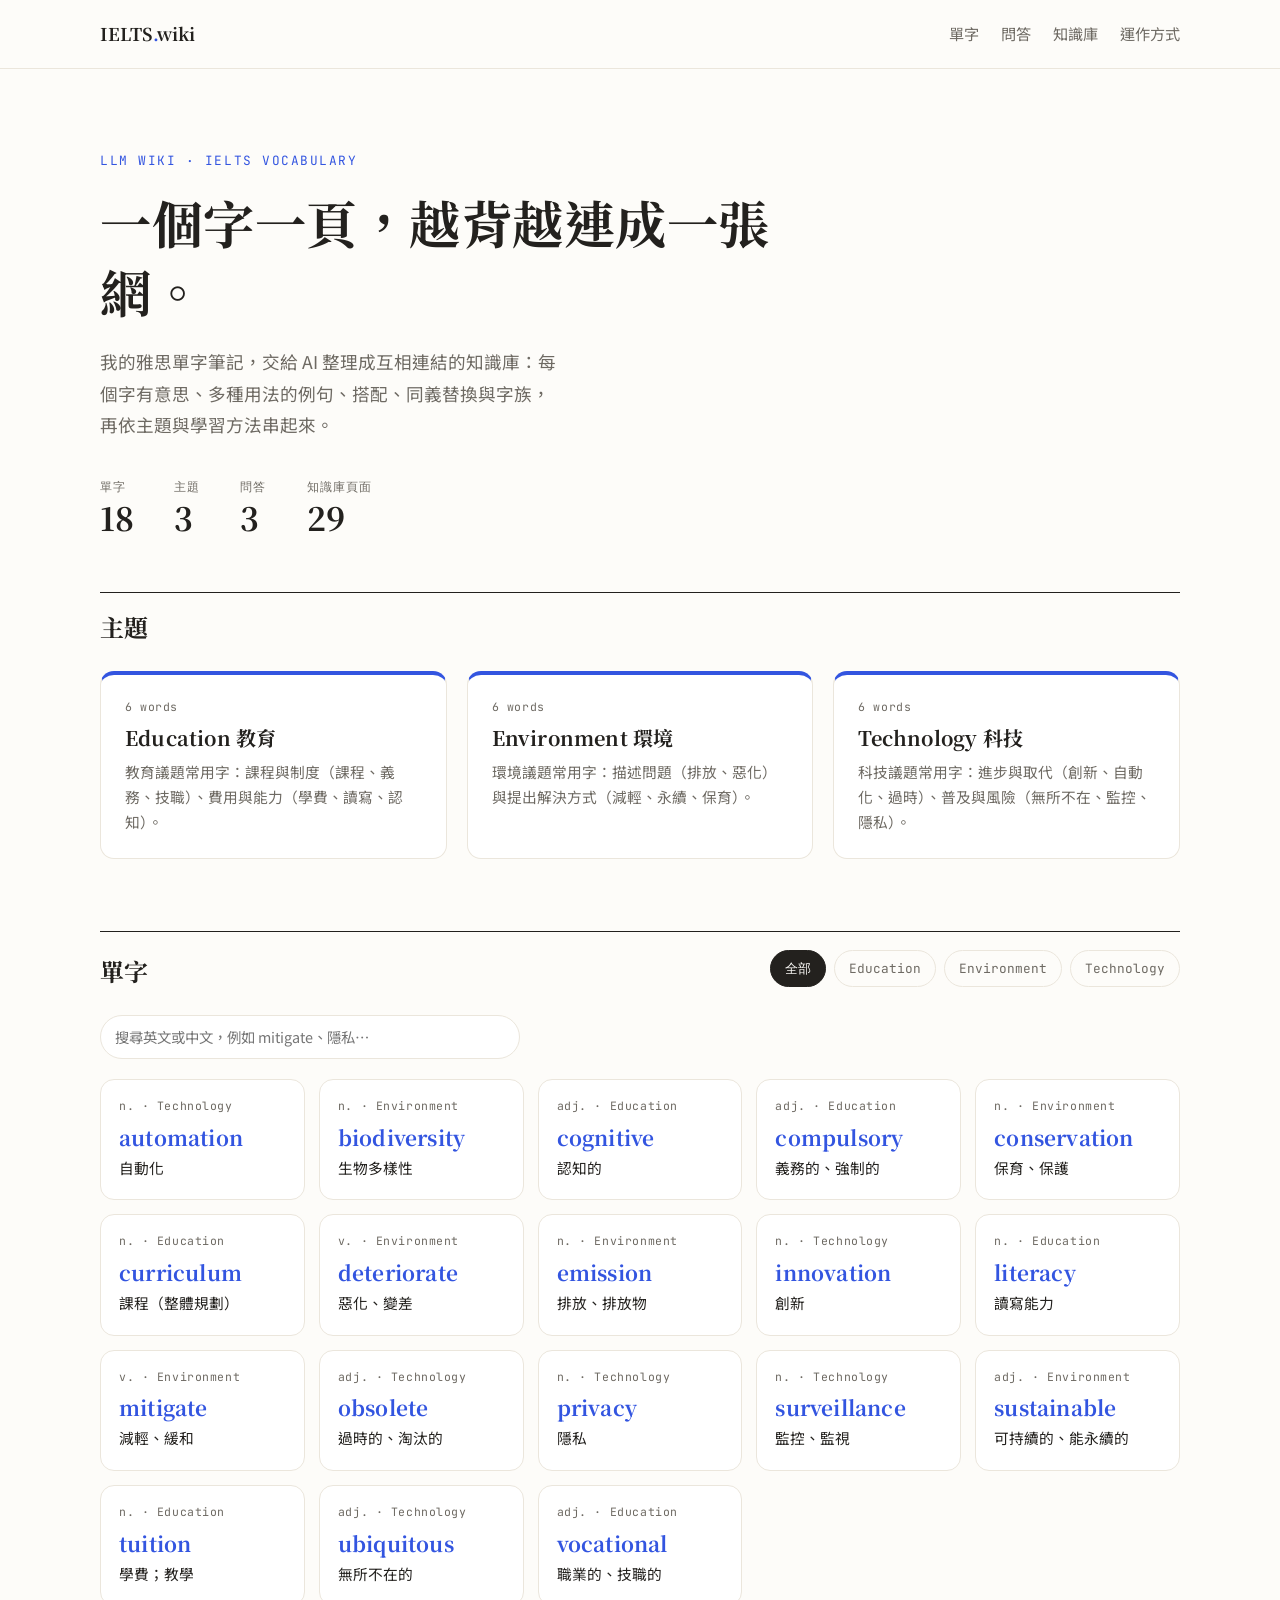
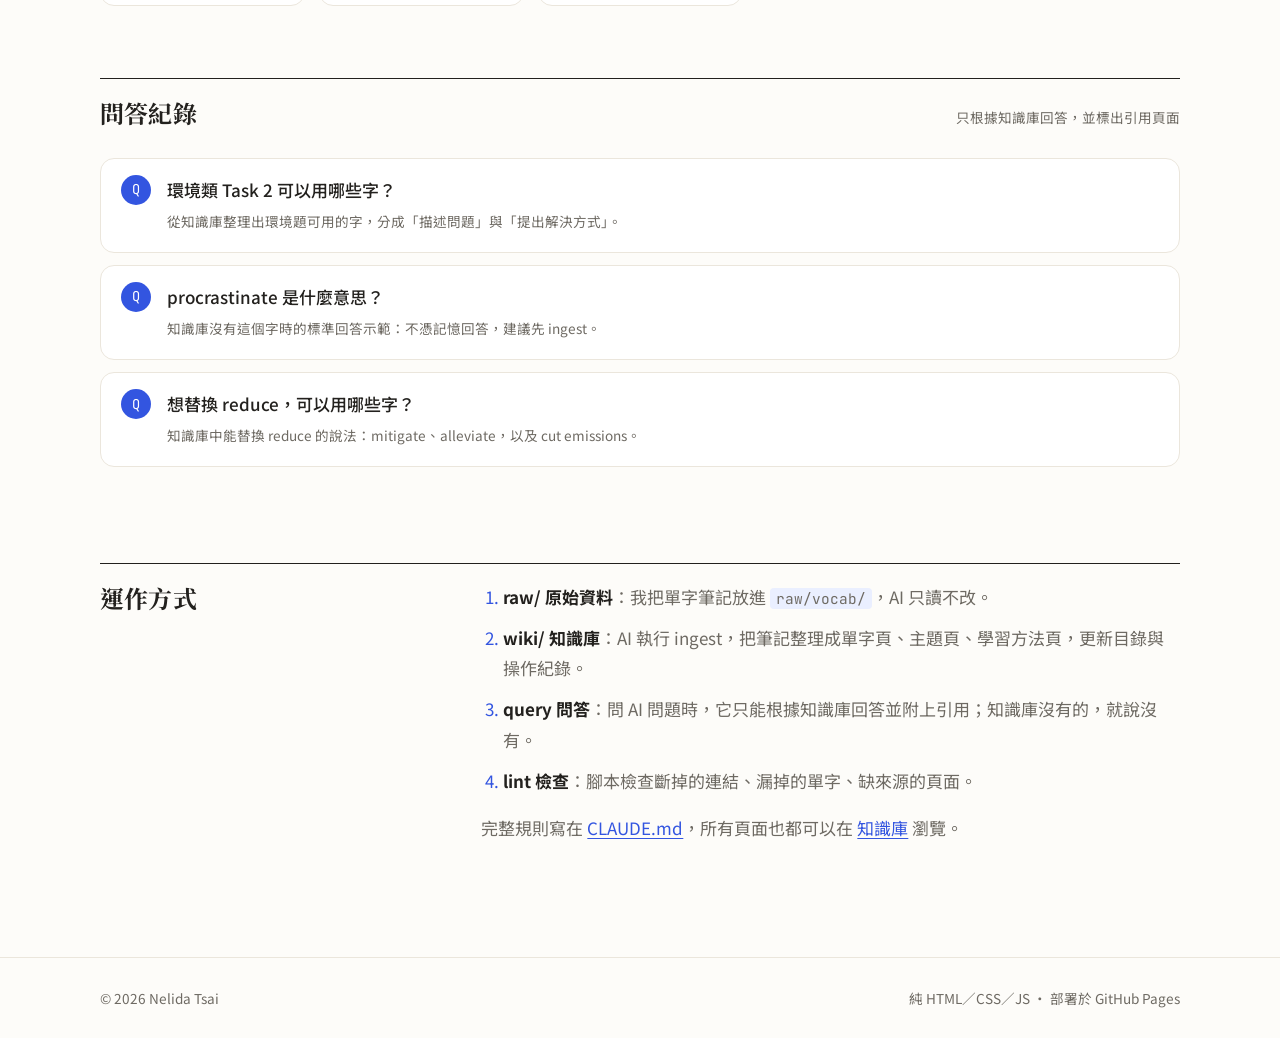
<file: index.html>
<!DOCTYPE html>
<html lang="zh-Hant-TW">
<head>
  <meta charset="UTF-8">
  <meta name="viewport" content="width=device-width, initial-scale=1">
  <title>IELTS 單字知識庫｜Nelida</title>
  <meta name="description" content="依 Karpathy LLM Wiki 模式整理的 IELTS 單字知識庫：單字、主題、學習方法與只根據知識庫回答的問答紀錄。">
  <link rel="preconnect" href="https://fonts.googleapis.com">
  <link rel="preconnect" href="https://fonts.gstatic.com" crossorigin>
  <link rel="stylesheet" href="https://fonts.googleapis.com/css2?family=JetBrains+Mono:wght@400;500&family=Noto+Sans+TC:wght@400;500;700&family=Noto+Serif+TC:wght@600;700&display=swap">
  <link rel="stylesheet" href="assets/css/style.css">
</head>
<body data-page="home">

  <header class="site-header">
    <div class="container">
      <a class="brand" href="index.html">IELTS<span>.</span>wiki</a>
      <nav class="site-nav" aria-label="主選單">
        <a href="#words">單字</a>
        <a href="#queries">問答</a>
        <a href="wiki.html">知識庫</a>
        <a href="#how">運作方式</a>
      </nav>
    </div>
  </header>

  <main class="container">
    <section class="hero">
      <p class="eyebrow">LLM Wiki · IELTS Vocabulary</p>
      <h1>一個字一頁，越背越連成一張網。</h1>
      <p class="lead">我的雅思單字筆記，交給 AI 整理成互相連結的知識庫：每個字有意思、多種用法的例句、搭配、同義替換與字族，再依主題與學習方法串起來。</p>
      <dl class="stats" data-stats></dl>
    </section>

    <section id="topics" aria-labelledby="topics-title">
      <div class="section-head"><h2 id="topics-title">主題</h2></div>
      <div class="topic-grid" data-topics></div>
    </section>

    <section id="words" class="block" aria-labelledby="words-title">
      <div class="section-head">
        <h2 id="words-title">單字</h2>
        <div class="filters" data-filters role="group" aria-label="依主題篩選"></div>
      </div>
      <label class="visually-hidden" for="word-search">搜尋單字</label>
      <input class="wiki-search word-search" id="word-search" type="search" placeholder="搜尋英文或中文，例如 mitigate、隱私…" data-word-search>
      <div class="word-grid" data-words></div>
      <noscript><p class="todo">單字列表需要啟用 JavaScript 才能顯示。</p></noscript>
    </section>

    <section id="queries" class="block" aria-labelledby="queries-title">
      <div class="section-head"><h2 id="queries-title">問答紀錄</h2><p class="section-note">只根據知識庫回答，並標出引用頁面</p></div>
      <ul class="query-list" data-queries></ul>
    </section>

    <section id="how" class="about" aria-labelledby="how-title">
      <h2 id="how-title">運作方式</h2>
      <div>
        <ol class="flow">
          <li><strong>raw/ 原始資料</strong>：我把單字筆記放進 <code>raw/vocab/</code>，AI 只讀不改。</li>
          <li><strong>wiki/ 知識庫</strong>：AI 執行 ingest，把筆記整理成單字頁、主題頁、學習方法頁，更新目錄與操作紀錄。</li>
          <li><strong>query 問答</strong>：問 AI 問題時，它只能根據知識庫回答並附上引用；知識庫沒有的，就說沒有。</li>
          <li><strong>lint 檢查</strong>：腳本檢查斷掉的連結、漏掉的單字、缺來源的頁面。</li>
        </ol>
        <p>完整規則寫在 <a href="https://github.com/NelidaTsai/IELTS-vocabulary_wiki/blob/main/CLAUDE.md" target="_blank" rel="noopener">CLAUDE.md</a>，所有頁面也都可以在 <a href="wiki.html">知識庫</a> 瀏覽。</p>
      </div>
    </section>
  </main>

  <footer class="site-footer">
    <div class="container">
      <span>© <span data-year>2026</span> Nelida Tsai</span>
      <span>純 HTML／CSS／JS · 部署於 GitHub Pages</span>
    </div>
  </footer>

  <script src="assets/js/wiki-data.js"></script>
  <script src="assets/js/main.js"></script>
</body>
</html>
</file>
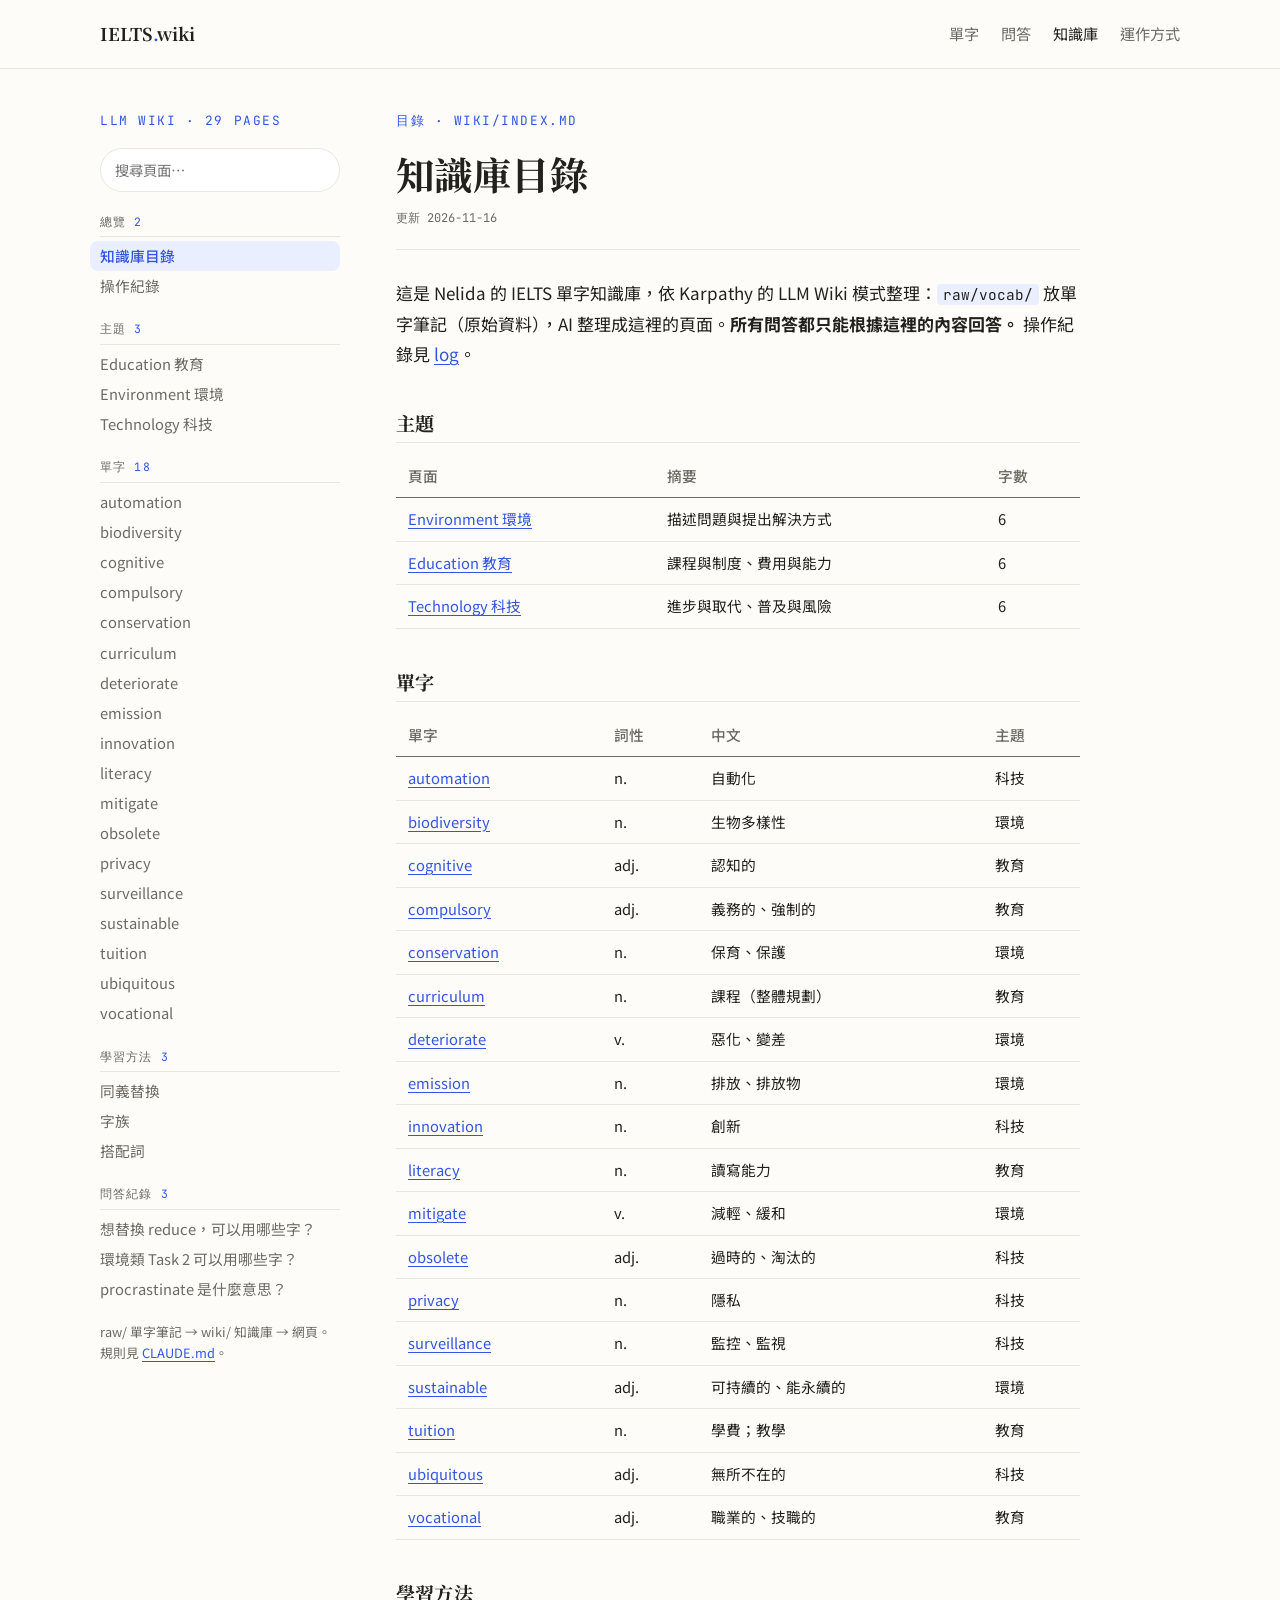
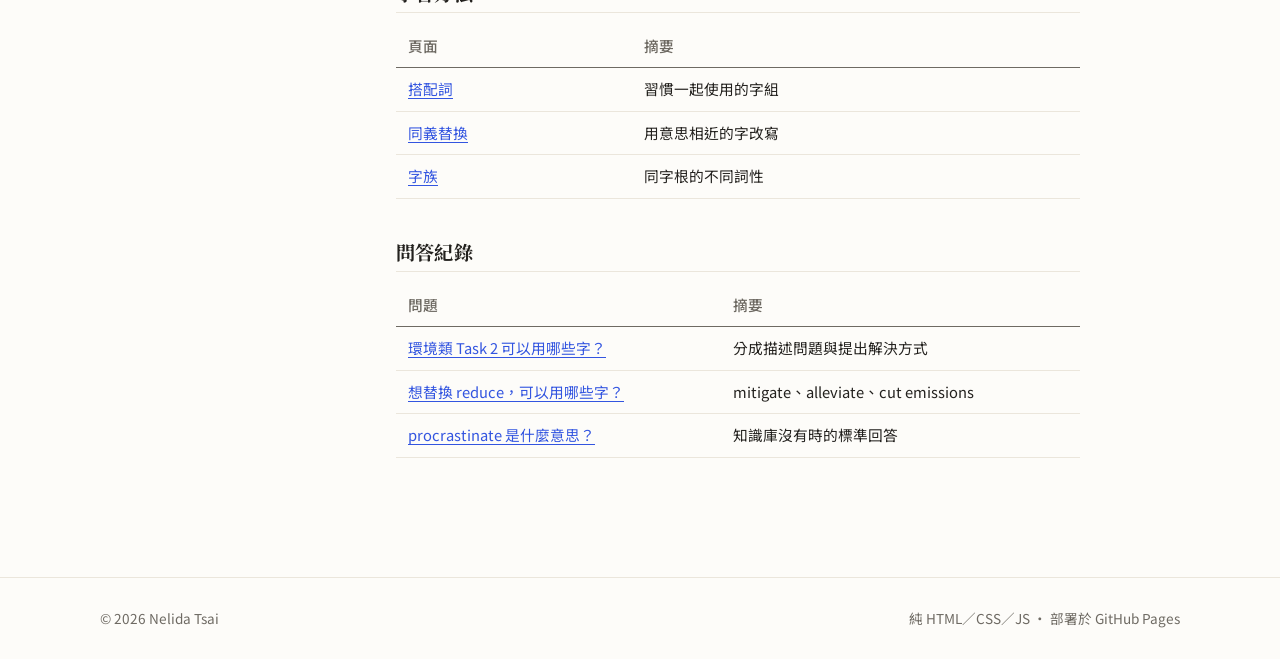
<file: wiki.html>
<!DOCTYPE html>
<html lang="zh-Hant-TW">
<head>
  <meta charset="UTF-8">
  <meta name="viewport" content="width=device-width, initial-scale=1">
  <title>知識庫｜IELTS 單字知識庫</title>
  <meta name="description" content="依 Karpathy LLM Wiki 模式整理的 IELTS 單字知識庫。">
  <link rel="preconnect" href="https://fonts.googleapis.com">
  <link rel="preconnect" href="https://fonts.gstatic.com" crossorigin>
  <link rel="stylesheet" href="https://fonts.googleapis.com/css2?family=JetBrains+Mono:wght@400;500&family=Noto+Sans+TC:wght@400;500;700&family=Noto+Serif+TC:wght@600;700&display=swap">
  <link rel="stylesheet" href="assets/css/style.css">
</head>
<body data-page="wiki">

  <header class="site-header">
    <div class="container">
      <a class="brand" href="index.html">IELTS<span>.</span>wiki</a>
      <nav class="site-nav" aria-label="主選單">
        <a href="index.html#words">單字</a>
        <a href="index.html#queries">問答</a>
        <a href="wiki.html" aria-current="page">知識庫</a>
        <a href="index.html#how">運作方式</a>
      </nav>
    </div>
  </header>

  <main class="container wiki-layout">
    <aside class="wiki-side">
      <p class="eyebrow">LLM Wiki · <span data-wiki-count>0</span> pages</p>
      <label class="visually-hidden" for="wiki-search">搜尋知識庫</label>
      <input class="wiki-search" id="wiki-search" type="search" placeholder="搜尋頁面…" data-wiki-search>
      <nav class="wiki-nav" data-wiki-nav aria-label="知識庫頁面"></nav>
      <p class="wiki-side-note">raw/ 單字筆記 → wiki/ 知識庫 → 網頁。規則見 <a href="https://github.com/NelidaTsai/IELTS-vocabulary_wiki/blob/main/CLAUDE.md" target="_blank" rel="noopener">CLAUDE.md</a>。</p>
    </aside>
    <article class="wiki-article" data-wiki-article aria-live="polite"></article>
  </main>

  <footer class="site-footer">
    <div class="container">
      <span>© <span data-year>2026</span> Nelida Tsai</span>
      <span>純 HTML／CSS／JS · 部署於 GitHub Pages</span>
    </div>
  </footer>

  <script src="assets/js/wiki-data.js"></script>
  <script src="assets/js/main.js"></script>
  <script src="assets/js/wiki.js"></script>
</body>
</html>
</file>
<file: assets/css/style.css>
/* ==========================================================================
   IELTS 單字知識庫 — 全站唯一樣式檔
   規則見 CLAUDE.md 第 10 節：顏色只能使用下方 :root 變數
   區段：1 變數 / 2 基礎 / 3 版頭版尾 / 4 首頁 / 5 卡片與列表 / 6 知識庫頁 / 7 工具類 / 8 RWD
   ========================================================================== */

/* ---------- 1. 變數 ---------- */
:root {
  --paper: #fdfcf9;
  --paper-2: #ffffff;
  --ink: #23211e;
  --ink-2: #6e6a63;
  --line: #ebe6dc;
  --accent: #3355e0;
  --accent-soft: #eaefff;
  --warn: #9a5b00;
  --warn-soft: #fdf3e1;

  --font-serif: "Noto Serif TC", "Songti TC", serif;
  --font-sans: "Noto Sans TC", "PingFang TC", "Microsoft JhengHei", sans-serif;
  --font-mono: "JetBrains Mono", ui-monospace, Menlo, monospace;

  --max: 1080px;
  --measure: 68ch;
  --radius: 14px;
  --shadow: 0 1px 2px rgb(35 33 30 / 0.04), 0 8px 24px rgb(35 33 30 / 0.06);

  color-scheme: light;
}

/* ---------- 2. 基礎 ---------- */
*, *::before, *::after { box-sizing: border-box; }

html { -webkit-text-size-adjust: 100%; }

body {
  margin: 0;
  background: var(--paper);
  color: var(--ink);
  font-family: var(--font-sans);
  font-size: 17px;
  line-height: 1.8;
}

img { max-width: 100%; display: block; }

a { color: var(--accent); text-underline-offset: 3px; }

a:focus-visible, button:focus-visible {
  outline: 2px solid var(--accent);
  outline-offset: 3px;
  border-radius: 4px;
}

h1, h2, h3 {
  font-family: var(--font-serif);
  font-weight: 700;
  line-height: 1.35;
  letter-spacing: 0.01em;
}

.container {
  width: min(100% - 48px, var(--max));
  margin-inline: auto;
}

/* ---------- 3. 版頭版尾 ---------- */
.site-header {
  border-bottom: 1px solid var(--line);
}

.site-header .container {
  display: flex;
  align-items: center;
  justify-content: space-between;
  gap: 16px;
  padding-block: 18px;
}

.brand {
  font-family: var(--font-serif);
  font-weight: 700;
  font-size: 1.1rem;
  color: var(--ink);
  text-decoration: none;
}

.brand span { color: var(--accent); }

.site-nav { display: flex; gap: 22px; }

.site-nav a {
  color: var(--ink-2);
  text-decoration: none;
  font-size: 0.95rem;
}

.site-nav a:hover { color: var(--ink); }

.site-footer {
  margin-top: 96px;
  border-top: 1px solid var(--line);
  color: var(--ink-2);
  font-size: 0.85rem;
}

.site-footer .container {
  display: flex;
  justify-content: space-between;
  flex-wrap: wrap;
  gap: 8px;
  padding-block: 28px;
}

/* ---------- 4. 首頁 ---------- */
.hero {
  padding-block: 80px 56px;
}

.eyebrow {
  font-family: var(--font-mono);
  font-size: 0.8rem;
  letter-spacing: 0.12em;
  text-transform: uppercase;
  color: var(--accent);
  margin: 0 0 16px;
}

.hero h1 {
  font-size: clamp(2rem, 5vw, 3.2rem);
  margin: 0 0 20px;
  max-width: 24ch;
}

.hero p.lead {
  font-size: 1.1rem;
  color: var(--ink-2);
  max-width: 46ch;
  margin: 0;
}

.section-head {
  display: flex;
  align-items: end;
  justify-content: space-between;
  flex-wrap: wrap;
  gap: 16px;
  border-top: 1px solid var(--ink);
  padding-top: 18px;
  margin-bottom: 28px;
}

.section-head h2 { margin: 0; font-size: 1.5rem; }

.filters { display: flex; flex-wrap: wrap; gap: 8px; }

.filter-btn {
  font: inherit;
  font-family: var(--font-mono);
  font-size: 0.8rem;
  padding: 6px 14px;
  border-radius: 999px;
  border: 1px solid var(--line);
  background: transparent;
  color: var(--ink-2);
  cursor: pointer;
}

.filter-btn:hover { border-color: var(--ink-2); color: var(--ink); }

.filter-btn[aria-pressed="true"] {
  background: var(--ink);
  border-color: var(--ink);
  color: var(--paper);
}

.about {
  display: grid;
  grid-template-columns: 1fr 2fr;
  gap: 32px;
  margin-top: 96px;
  border-top: 1px solid var(--ink);
  padding-top: 18px;
}

.about h2 { margin: 0; font-size: 1.5rem; }
.about p { margin: 0 0 1em; color: var(--ink-2); }

/* ---------- 5. 卡片與列表 ---------- */
.block { margin-top: 72px; }

.section-note { margin: 0; font-size: 0.85rem; color: var(--ink-2); }

.stats {
  display: flex;
  flex-wrap: wrap;
  gap: 12px 40px;
  margin: 36px 0 0;
}

.stats dt {
  font-family: var(--font-mono);
  font-size: 0.72rem;
  letter-spacing: 0.1em;
  color: var(--ink-2);
}

.stats dd {
  margin: 0;
  font-family: var(--font-serif);
  font-size: 2rem;
  font-weight: 700;
  line-height: 1.2;
}

.topic-grid {
  display: grid;
  grid-template-columns: repeat(3, 1fr);
  gap: 20px;
}

.topic-card, .word-card {
  display: block;
  background: var(--paper-2);
  border: 1px solid var(--line);
  border-radius: var(--radius);
  color: inherit;
  text-decoration: none;
  transition: transform 0.2s ease, box-shadow 0.2s ease, border-color 0.2s ease;
}

.topic-card:hover, .word-card:hover {
  transform: translateY(-3px);
  box-shadow: var(--shadow);
  border-color: var(--ink-2);
}

.topic-card { padding: 22px 24px 24px; border-top: 4px solid var(--accent); }

.topic-card h3 { margin: 0 0 8px; font-size: 1.25rem; }

.topic-card p.summary { margin: 0; color: var(--ink-2); font-size: 0.92rem; line-height: 1.7; }

.card-meta, .word-card-meta {
  font-family: var(--font-mono);
  font-size: 0.72rem;
  color: var(--ink-2);
  letter-spacing: 0.05em;
  margin: 0 0 6px;
}

.word-search { max-width: 420px; }

.word-grid {
  display: grid;
  grid-template-columns: repeat(auto-fill, minmax(190px, 1fr));
  gap: 14px;
}

.word-card { padding: 16px 18px 18px; }

.word-card h3 {
  margin: 0 0 4px;
  font-family: var(--font-serif);
  font-size: 1.3rem;
  color: var(--accent);
}

.word-zh { margin: 0; font-size: 0.92rem; color: var(--ink); }

.query-list { list-style: none; margin: 0; padding: 0; display: grid; gap: 12px; }

.query-list a {
  display: flex;
  gap: 16px;
  align-items: flex-start;
  padding: 16px 20px;
  background: var(--paper-2);
  border: 1px solid var(--line);
  border-radius: var(--radius);
  color: inherit;
  text-decoration: none;
}

.query-list a:hover { border-color: var(--ink-2); }

.q-mark {
  flex: none;
  width: 30px; height: 30px;
  display: grid;
  place-items: center;
  border-radius: 50%;
  background: var(--accent);
  color: var(--paper-2);
  font-family: var(--font-mono);
  font-size: 0.85rem;
}

.q-text strong { display: block; font-weight: 500; }
.q-text small { color: var(--ink-2); font-size: 0.85rem; }

.flow { padding-left: 1.3em; margin: 0 0 1em; color: var(--ink-2); }
.flow li { margin-bottom: 0.6em; }
.flow li::marker { color: var(--accent); }
.flow strong { color: var(--ink); }

.about code, .flow code {
  font-family: var(--font-mono);
  font-size: 0.85em;
  background: var(--accent-soft);
  padding: 1px 6px;
  border-radius: 4px;
}

.empty-note { color: var(--ink-2); padding: 32px 0; grid-column: 1 / -1; }

.todo {
  background: var(--warn-soft);
  color: var(--warn);
  border-left: 3px solid var(--warn);
  padding: 10px 14px;
  border-radius: 0 8px 8px 0;
  font-size: 0.92rem;
}

/* ---------- 6. 知識庫頁（wiki.html） ---------- */
.site-nav a[aria-current="page"] { color: var(--ink); }

.wiki-layout {
  display: grid;
  grid-template-columns: 240px minmax(0, 1fr);
  gap: 56px;
  align-items: start;
  padding-top: 40px;
}

.wiki-side { position: sticky; top: 24px; }

.wiki-search {
  width: 100%;
  font: inherit;
  font-size: 0.9rem;
  padding: 8px 14px;
  border: 1px solid var(--line);
  border-radius: 999px;
  background: var(--paper-2);
  color: var(--ink);
  margin-bottom: 20px;
}

.wiki-search:focus-visible { outline: 2px solid var(--accent); outline-offset: 2px; }

.wiki-nav ul { list-style: none; margin: 0 0 18px; padding: 0; }

.wiki-nav-group {
  font-family: var(--font-mono);
  font-size: 0.72rem;
  letter-spacing: 0.1em;
  color: var(--ink-2);
  margin: 0 0 4px;
  padding-bottom: 4px;
  border-bottom: 1px solid var(--line);
}

.wiki-nav-group span { color: var(--accent); }

.wiki-nav a {
  display: block;
  padding: 4px 10px;
  margin-left: -10px;
  border-radius: 8px;
  color: var(--ink-2);
  text-decoration: none;
  font-size: 0.92rem;
  line-height: 1.5;
}

.wiki-nav a:hover { color: var(--ink); background: var(--paper-2); }

.wiki-nav a[aria-current="page"] { color: var(--accent); background: var(--accent-soft); font-weight: 500; }

.wiki-side-note { font-size: 0.8rem; color: var(--ink-2); line-height: 1.6; }

.wiki-article { max-width: 76ch; min-height: 60vh; }

.wiki-article h1 { font-size: clamp(1.8rem, 4vw, 2.4rem); margin: 0 0 8px; }

.wiki-summary { font-size: 1.05rem; color: var(--ink-2); margin: 0 0 12px; }

.wiki-meta {
  font-family: var(--font-mono);
  font-size: 0.75rem;
  color: var(--ink-2);
  padding-bottom: 20px;
  margin-bottom: 28px;
  border-bottom: 1px solid var(--line);
}

.wiki-body h2 { font-size: 1.3rem; margin: 40px 0 12px; }
.wiki-body h3 { font-size: 1.2rem; margin: 40px 0 12px; padding-bottom: 6px; border-bottom: 1px solid var(--line); }
.wiki-body h4 { font-size: 1rem; margin: 22px 0 8px; font-family: var(--font-sans); font-weight: 500; color: var(--accent); }
.wiki-body p { margin: 0 0 1em; }
.wiki-body ul, .wiki-body ol { padding-left: 1.3em; margin: 0 0 1em; }
.wiki-body li { margin-bottom: 0.4em; }
.wiki-body li::marker { color: var(--accent); }

.wiki-body code {
  font-family: var(--font-mono);
  font-size: 0.85em;
  background: var(--accent-soft);
  padding: 1px 6px;
  border-radius: 4px;
}

.wiki-body pre {
  background: var(--paper-2);
  border: 1px solid var(--line);
  border-radius: 10px;
  padding: 14px 18px;
  overflow-x: auto;
}

.wiki-body pre code { background: none; padding: 0; }

.wiki-body blockquote {
  margin: 0 0 1em;
  padding: 10px 16px;
  border-left: 3px solid var(--accent);
  background: var(--accent-soft);
  border-radius: 0 8px 8px 0;
  color: var(--ink);
}

.wiki-body blockquote p { margin: 0; }

.table-wrap { overflow-x: auto; margin: 0 0 1.4em; }

.wiki-body table { border-collapse: collapse; width: 100%; font-size: 0.92rem; }

.wiki-body th, .wiki-body td {
  text-align: left;
  vertical-align: top;
  padding: 8px 12px;
  border-bottom: 1px solid var(--line);
}

.wiki-body th {
  font-weight: 500;
  color: var(--ink-2);
  border-bottom: 1px solid var(--ink-2);
  white-space: nowrap;
}

.wiki-body hr { border: 0; border-top: 1px solid var(--line); margin: 32px 0; }

.wiki-backlinks {
  margin-top: 48px;
  padding: 18px 22px;
  border: 1px solid var(--line);
  border-radius: var(--radius);
  background: var(--paper-2);
}

.wiki-backlinks h2 { font-size: 1rem; margin: 0 0 8px; }
.wiki-backlinks ul { margin: 0; padding-left: 1.2em; }
.wiki-backlinks span { font-family: var(--font-mono); font-size: 0.72rem; color: var(--ink-2); }

/* ---------- 7. 工具類 ---------- */
.visually-hidden {
  position: absolute !important;
  width: 1px; height: 1px;
  overflow: hidden;
  clip: rect(0 0 0 0);
  white-space: nowrap;
}

/* ---------- 8. RWD ---------- */
@media (max-width: 720px) {
  body { font-size: 16px; }
  .hero { padding-block: 48px 36px; }
  .topic-grid { grid-template-columns: 1fr; gap: 14px; }
  .word-grid { grid-template-columns: 1fr 1fr; gap: 10px; }
  .about { grid-template-columns: 1fr; gap: 12px; }
  .site-nav { gap: 14px; }
  .wiki-layout { grid-template-columns: 1fr; gap: 24px; padding-top: 24px; }
  .wiki-side { position: static; }
  .wiki-nav ul { display: flex; flex-wrap: wrap; gap: 4px 6px; margin-bottom: 14px; }
  .wiki-nav a { margin-left: 0; padding: 3px 10px; border: 1px solid var(--line); border-radius: 999px; font-size: 0.85rem; }
}
</file>
